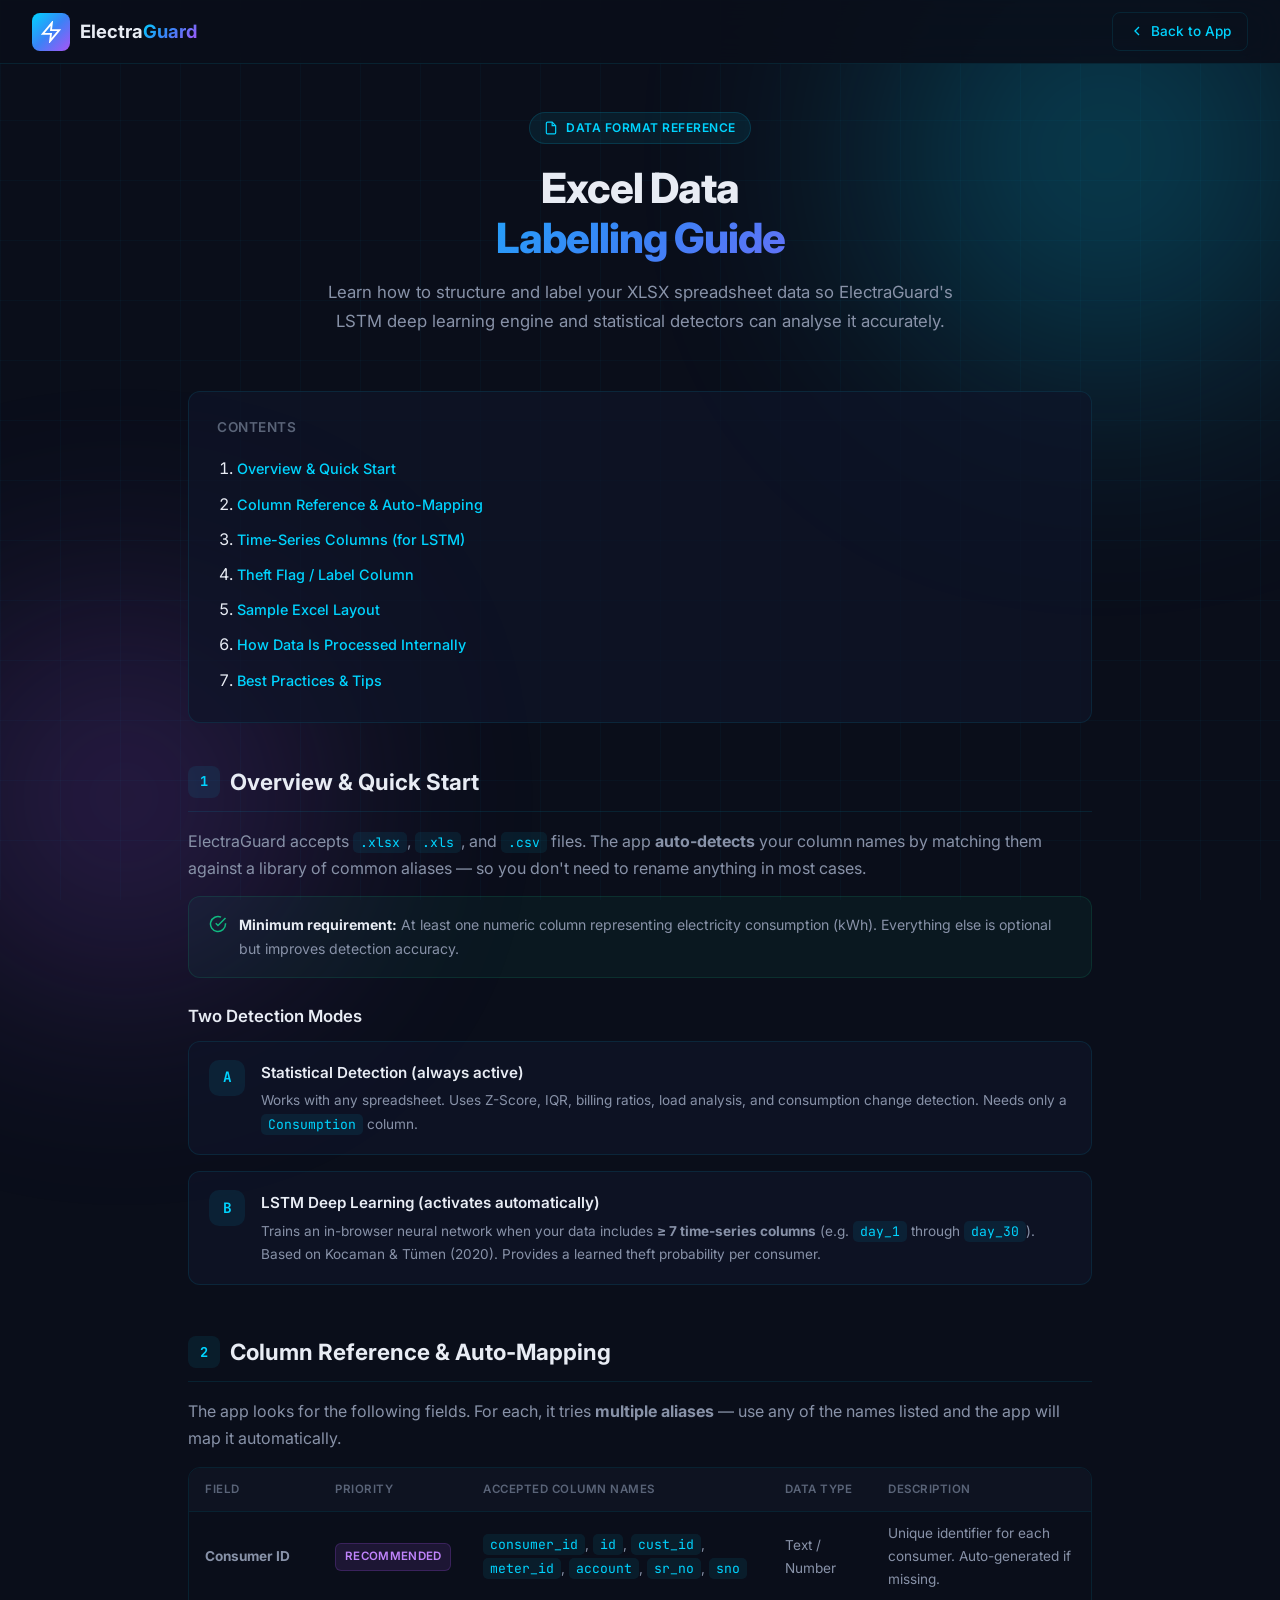
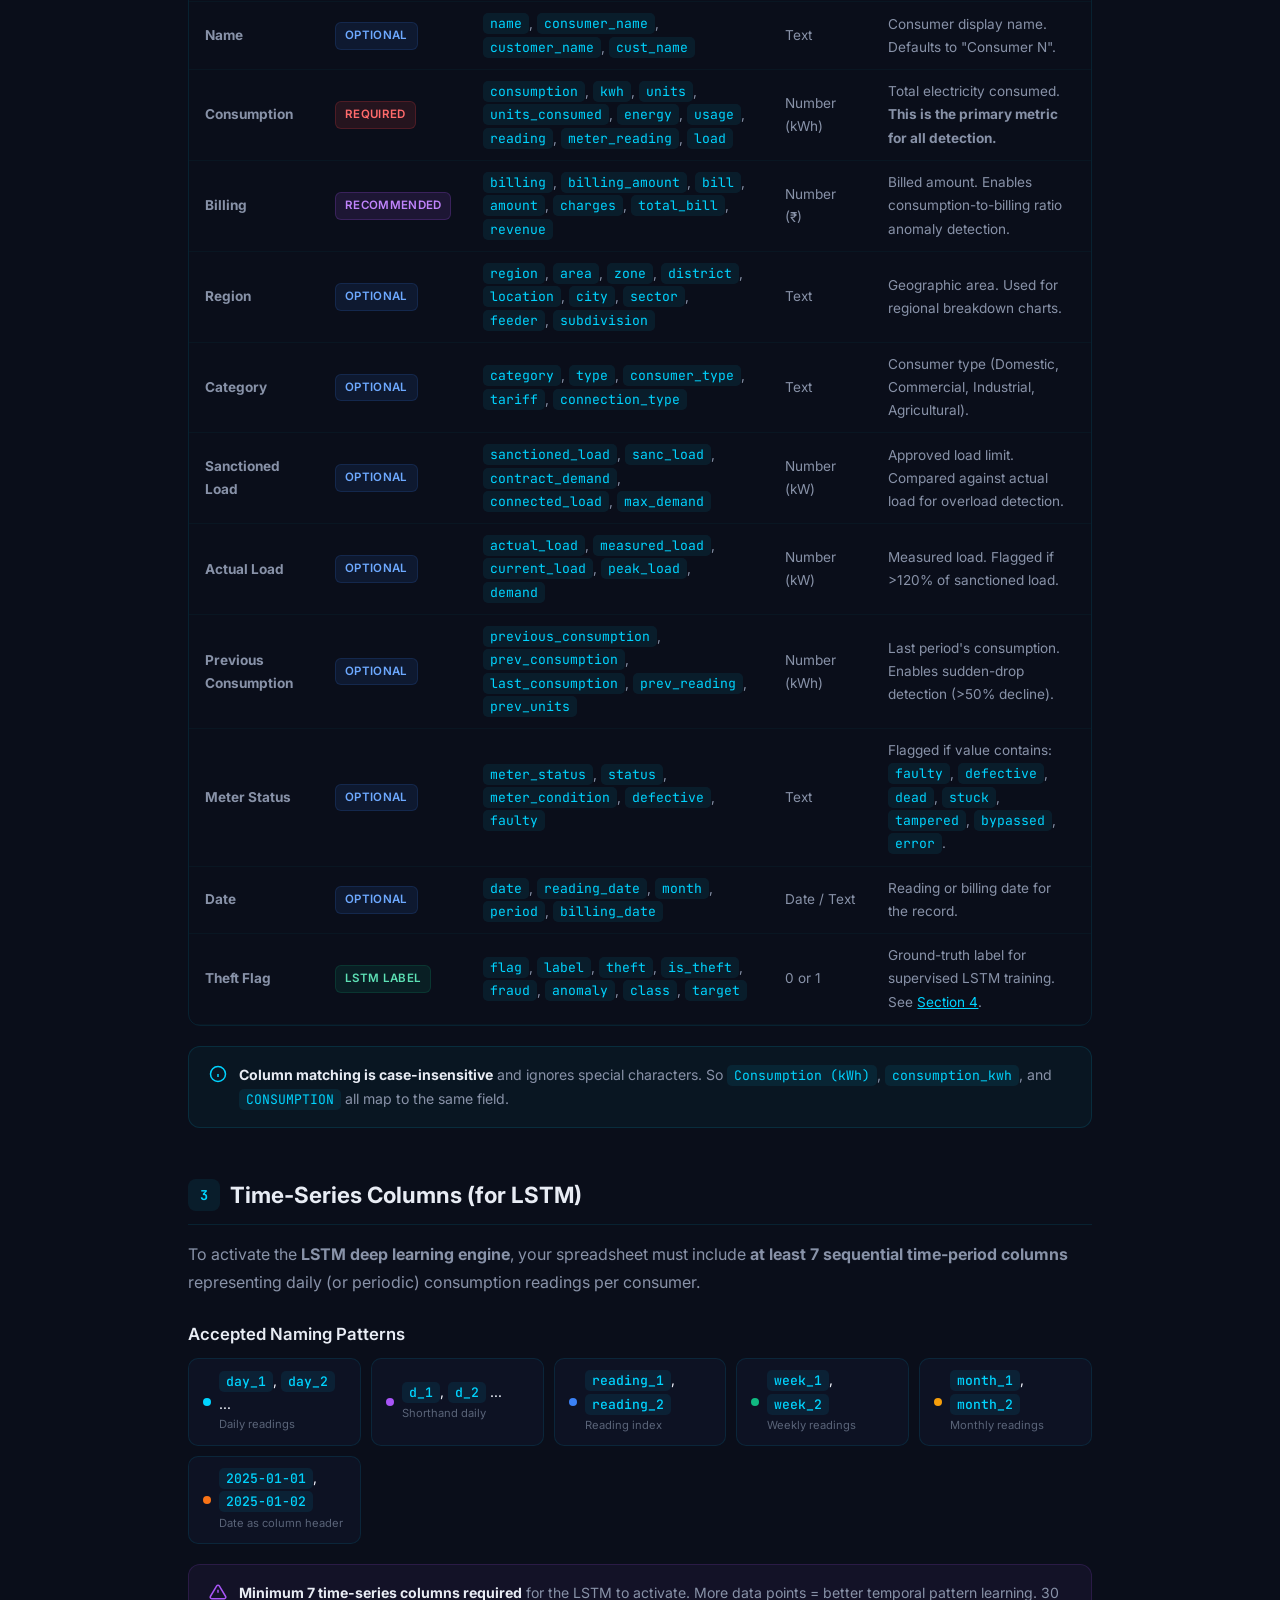
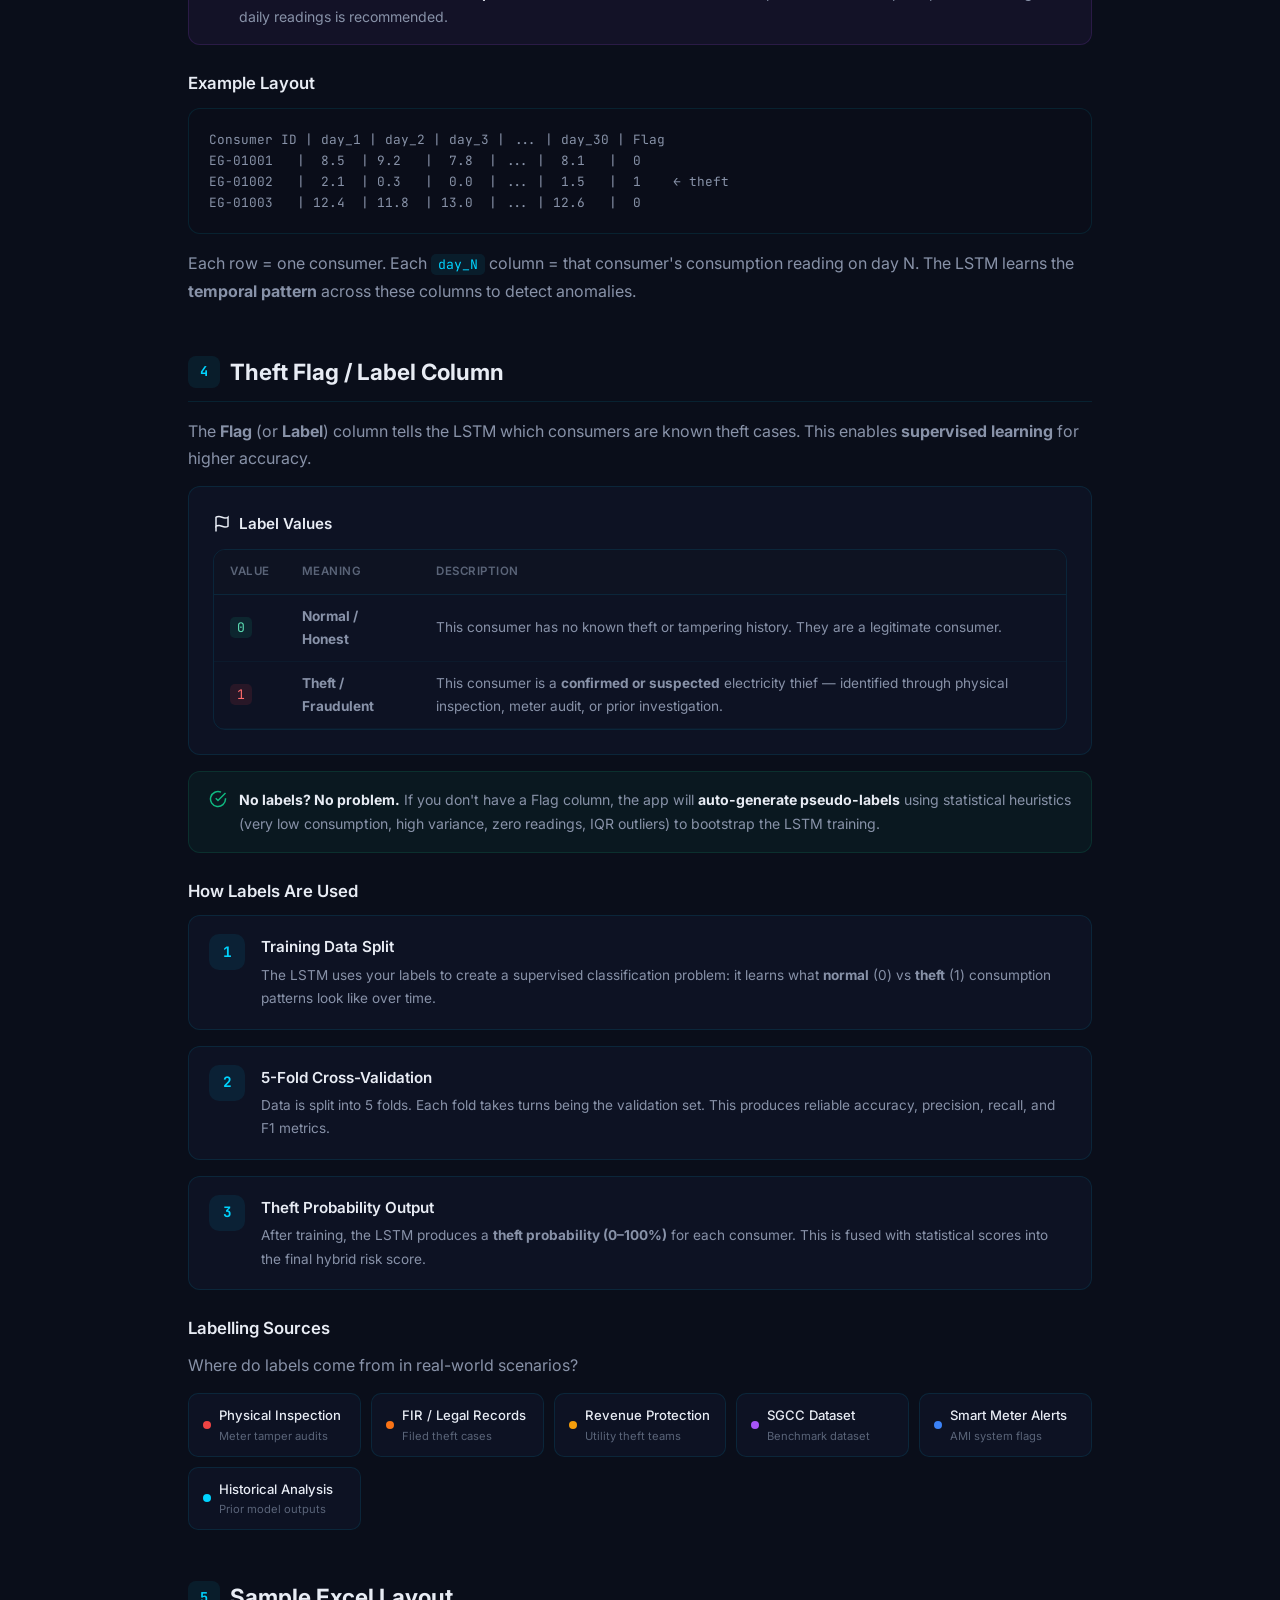
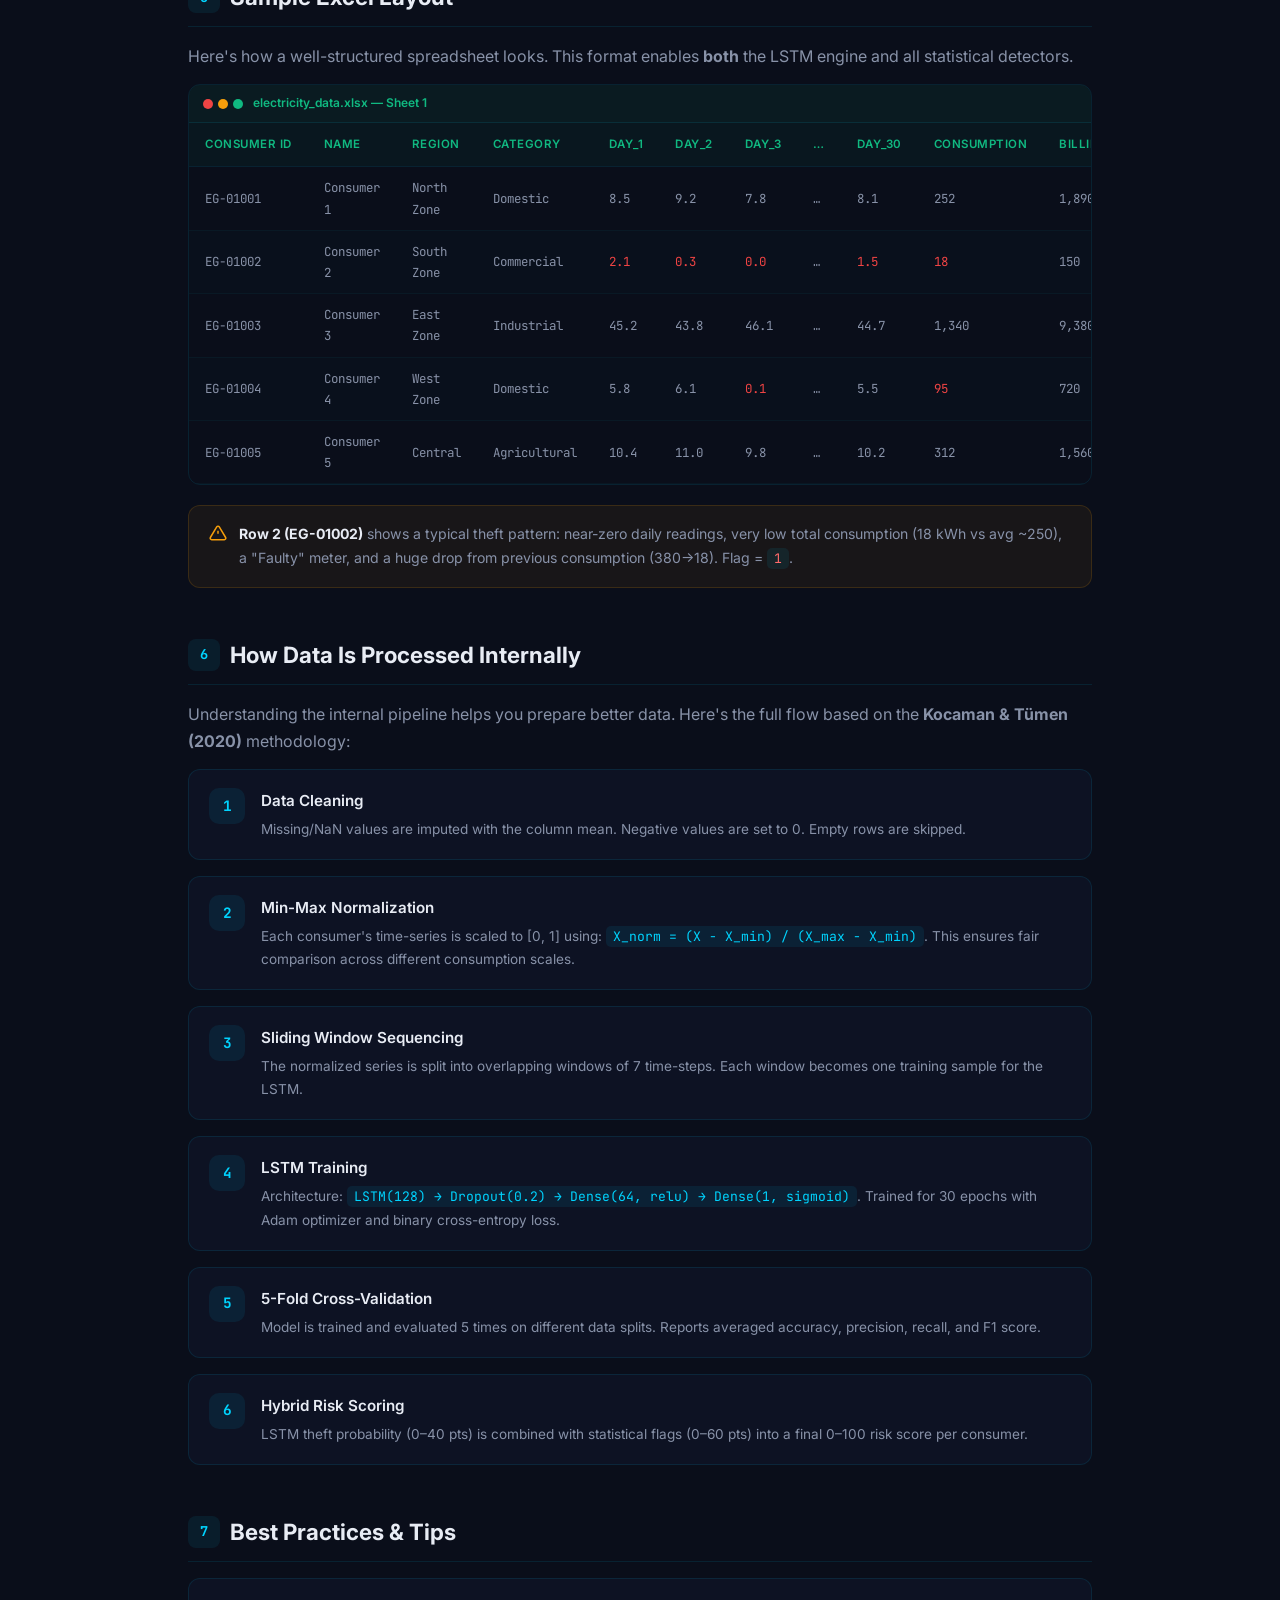
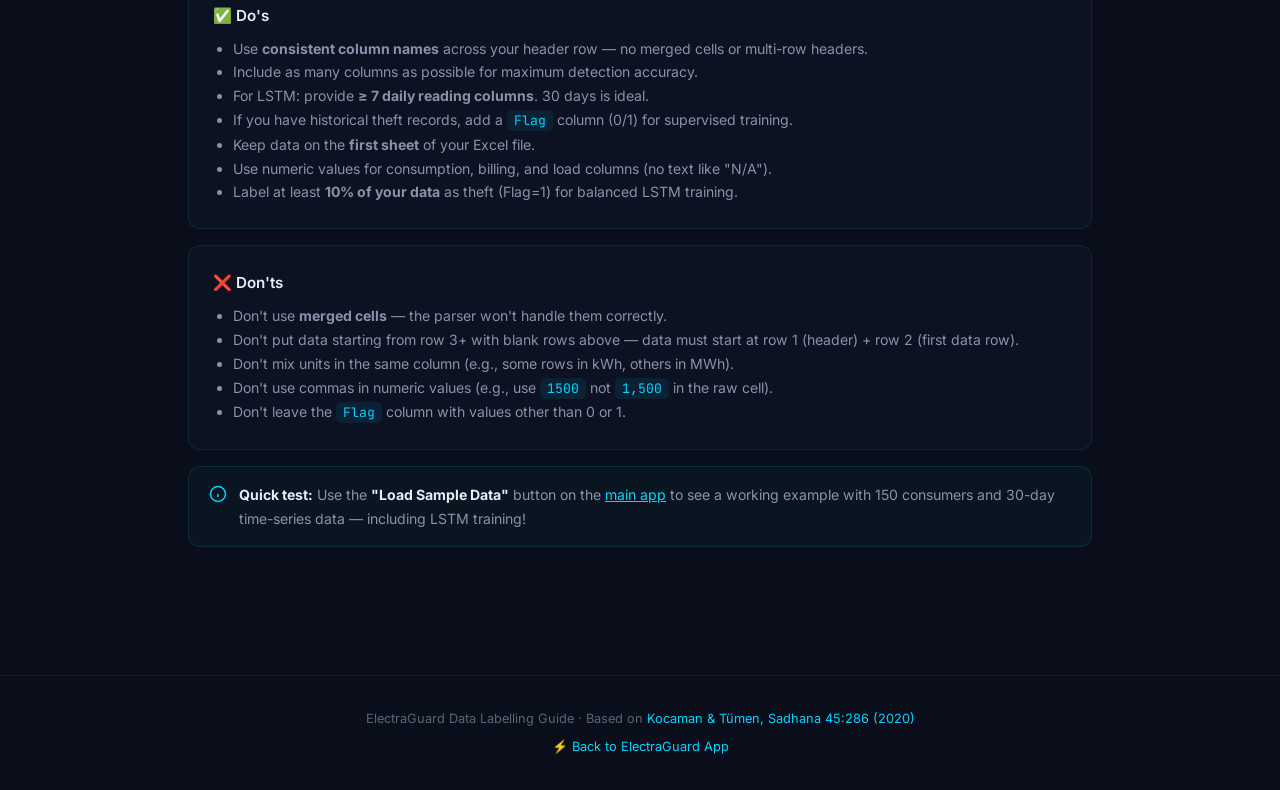
<file: data-guide.html>
<!DOCTYPE html>
<html lang="en">
<head>
    <meta charset="UTF-8">
    <meta name="viewport" content="width=device-width, initial-scale=1.0">
    <title>ElectraGuard — Data Labelling Guide</title>
    <meta name="description" content="Learn how to format and label your Excel (XLSX) data for the ElectraGuard electrical theft detection system. Column mappings, time-series format, and labelling conventions explained.">
    <link rel="preconnect" href="https://fonts.googleapis.com">
    <link rel="preconnect" href="https://fonts.gstatic.com" crossorigin>
    <link href="https://fonts.googleapis.com/css2?family=Inter:wght@300;400;500;600;700;800;900&family=JetBrains+Mono:wght@400;500;600&display=swap" rel="stylesheet">
    <style>
        /* ── Tokens ── */
        :root {
            --bg: #0a0e1a;
            --bg-card: rgba(15, 20, 40, 0.7);
            --border: rgba(0, 212, 255, 0.1);
            --border-glow: rgba(0, 212, 255, 0.25);
            --text: #e8ecf4;
            --text-sec: #8892a8;
            --text-muted: #5a6478;
            --cyan: #00d4ff;
            --blue: #3b82f6;
            --purple: #a855f7;
            --green: #10b981;
            --yellow: #f59e0b;
            --red: #ef4444;
            --orange: #f97316;
            --grad: linear-gradient(135deg, #00d4ff 0%, #3b82f6 50%, #a855f7 100%);
            --radius: 12px;
            --nav-h: 64px;
        }

        *, *::before, *::after { margin: 0; padding: 0; box-sizing: border-box; }
        html { scroll-behavior: smooth; }
        body {
            font-family: 'Inter', -apple-system, sans-serif;
            background: var(--bg);
            color: var(--text);
            line-height: 1.7;
            min-height: 100vh;
        }

        ::-webkit-scrollbar { width: 8px; }
        ::-webkit-scrollbar-track { background: #0f1423; }
        ::-webkit-scrollbar-thumb { background: rgba(0,212,255,0.2); border-radius: 4px; }

        /* ── Background ── */
        .bg-grid {
            position: fixed; inset: 0;
            background-image:
                linear-gradient(rgba(0,212,255,0.03) 1px, transparent 1px),
                linear-gradient(90deg, rgba(0,212,255,0.03) 1px, transparent 1px);
            background-size: 60px 60px;
            pointer-events: none; z-index: 0;
        }
        .bg-glow {
            position: fixed; border-radius: 50%; filter: blur(130px); opacity: 0.25; pointer-events: none; z-index: 0;
            animation: glow 14s ease-in-out infinite alternate;
        }
        .g1 { width: 450px; height: 450px; background: var(--cyan); top: -8%; right: -4%; }
        .g2 { width: 350px; height: 350px; background: var(--purple); bottom: -8%; left: -4%; animation-delay: -5s; }
        @keyframes glow { 0%{transform:translate(0,0) scale(1)} 100%{transform:translate(-20px,25px) scale(.95)} }

        /* ── Nav ── */
        nav {
            position: fixed; top: 0; left: 0; right: 0; height: var(--nav-h);
            display: flex; align-items: center; justify-content: space-between;
            padding: 0 32px;
            background: rgba(10,14,26,0.88); backdrop-filter: blur(20px);
            border-bottom: 1px solid var(--border); z-index: 100;
        }
        .brand { display: flex; align-items: center; gap: 10px; text-decoration: none; }
        .brand-icon {
            display: flex; align-items: center; justify-content: center;
            width: 38px; height: 38px; border-radius: 8px;
            background: var(--grad); color: #fff;
        }
        .brand-name { font-size: 1.15rem; font-weight: 700; color: var(--text); }
        .brand-name span { background: var(--grad); -webkit-background-clip: text; -webkit-text-fill-color: transparent; background-clip: text; }
        .nav-back {
            display: inline-flex; align-items: center; gap: 6px;
            padding: 7px 16px; border-radius: 8px;
            border: 1px solid var(--border); background: transparent;
            color: var(--cyan); font-family: 'Inter', sans-serif;
            font-size: 0.85rem; font-weight: 500; text-decoration: none;
            transition: 0.2s ease;
        }
        .nav-back:hover { background: rgba(0,212,255,0.06); border-color: var(--border-glow); }

        /* ── Layout ── */
        .page { position: relative; z-index: 1; padding-top: var(--nav-h); }
        .container { max-width: 960px; margin: 0 auto; padding: 48px 28px 80px; }

        /* ── Hero ── */
        .hero { text-align: center; margin-bottom: 56px; animation: fadeUp .6s ease; }
        .hero-badge {
            display: inline-flex; align-items: center; gap: 8px;
            padding: 5px 14px; border-radius: 20px;
            background: rgba(0,212,255,0.08); border: 1px solid rgba(0,212,255,0.15);
            color: var(--cyan); font-size: 0.75rem; font-weight: 600;
            letter-spacing: 0.5px; text-transform: uppercase; margin-bottom: 20px;
        }
        .hero h1 { font-size: 2.6rem; font-weight: 800; letter-spacing: -1px; line-height: 1.2; }
        .hero h1 span { display: block; background: var(--grad); -webkit-background-clip: text; -webkit-text-fill-color: transparent; background-clip: text; }
        .hero p { margin-top: 14px; font-size: 1.05rem; color: var(--text-sec); max-width: 640px; margin-left: auto; margin-right: auto; }

        @keyframes fadeUp { from{opacity:0;transform:translateY(18px)} to{opacity:1;transform:translateY(0)} }

        /* ── TOC ── */
        .toc {
            padding: 24px 28px; border-radius: var(--radius); margin-bottom: 40px;
            background: var(--bg-card); border: 1px solid var(--border);
            animation: fadeUp .6s ease .1s both;
        }
        .toc h3 { font-size: 0.85rem; font-weight: 600; text-transform: uppercase; letter-spacing: 0.5px; color: var(--text-muted); margin-bottom: 12px; }
        .toc ol { padding-left: 20px; }
        .toc li { padding: 4px 0; }
        .toc a { color: var(--cyan); text-decoration: none; font-size: 0.9rem; font-weight: 500; transition: 0.15s; }
        .toc a:hover { color: #fff; }

        /* ── Section ── */
        section { margin-bottom: 48px; animation: fadeUp .5s ease both; }
        section:nth-child(2) { animation-delay: .12s; }
        section:nth-child(3) { animation-delay: .18s; }
        section:nth-child(4) { animation-delay: .24s; }
        section:nth-child(5) { animation-delay: .3s; }

        section h2 {
            font-size: 1.4rem; font-weight: 700; margin-bottom: 16px;
            display: flex; align-items: center; gap: 10px;
            padding-bottom: 10px; border-bottom: 1px solid var(--border);
        }
        section h2 .sec-num {
            display: inline-flex; align-items: center; justify-content: center;
            width: 32px; height: 32px; border-radius: 8px;
            background: rgba(0,212,255,0.08); color: var(--cyan);
            font-family: 'JetBrains Mono', monospace; font-size: 0.85rem; font-weight: 700;
            flex-shrink: 0;
        }
        section h3 { font-size: 1.05rem; font-weight: 600; margin: 24px 0 10px; color: var(--text); }
        section p { color: var(--text-sec); margin-bottom: 14px; }

        /* ── Cards ── */
        .card {
            padding: 24px; border-radius: var(--radius);
            background: var(--bg-card); border: 1px solid var(--border);
            margin-bottom: 16px; transition: 0.25s ease;
        }
        .card:hover { border-color: var(--border-glow); }
        .card h4 { font-size: 0.95rem; font-weight: 600; margin-bottom: 8px; display: flex; align-items: center; gap: 8px; }

        /* ── Tables ── */
        .table-wrap {
            border-radius: var(--radius); border: 1px solid var(--border);
            overflow-x: auto; margin-bottom: 20px;
        }
        table { width: 100%; border-collapse: collapse; font-size: 0.85rem; }
        thead th {
            text-align: left; padding: 12px 16px;
            font-size: 0.72rem; font-weight: 600; text-transform: uppercase;
            letter-spacing: 0.5px; color: var(--text-muted);
            background: rgba(15,20,35,0.9); border-bottom: 1px solid var(--border);
            white-space: nowrap; position: sticky; top: 0;
        }
        td {
            padding: 10px 16px; border-bottom: 1px solid rgba(0,212,255,0.04);
            color: var(--text-sec);
        }
        tr:hover td { background: rgba(0,212,255,0.02); }

        /* ── Code ── */
        code {
            font-family: 'JetBrains Mono', monospace; font-size: 0.82rem;
            padding: 2px 7px; border-radius: 5px;
            background: rgba(0,212,255,0.08); color: var(--cyan);
        }
        pre {
            padding: 20px; border-radius: var(--radius);
            background: rgba(10,14,26,0.8); border: 1px solid var(--border);
            overflow-x: auto; margin-bottom: 16px;
            font-family: 'JetBrains Mono', monospace; font-size: 0.8rem;
            line-height: 1.65; color: var(--text-sec);
        }

        /* ── Badges ── */
        .badge {
            display: inline-flex; align-items: center; gap: 5px;
            padding: 3px 9px; border-radius: 6px;
            font-size: 0.72rem; font-weight: 600; text-transform: uppercase; letter-spacing: 0.3px;
        }
        .badge.required { background: rgba(239,68,68,0.12); color: #ff6b6b; border: 1px solid rgba(239,68,68,0.2); }
        .badge.recommended { background: rgba(168,85,247,0.12); color: #c084fc; border: 1px solid rgba(168,85,247,0.2); }
        .badge.optional { background: rgba(59,130,246,0.1); color: #6da9ff; border: 1px solid rgba(59,130,246,0.15); }
        .badge.lstm { background: rgba(16,185,129,0.1); color: #5de0b5; border: 1px solid rgba(16,185,129,0.15); }

        /* ── Alert boxes ── */
        .alert {
            padding: 16px 20px; border-radius: var(--radius);
            margin-bottom: 16px; font-size: 0.88rem;
            display: flex; gap: 12px; align-items: flex-start;
        }
        .alert-icon { flex-shrink: 0; margin-top: 2px; }
        .alert.tip { background: rgba(16,185,129,0.06); border: 1px solid rgba(16,185,129,0.15); color: var(--green); }
        .alert.tip .alert-body { color: var(--text-sec); }
        .alert.warn { background: rgba(245,158,11,0.06); border: 1px solid rgba(245,158,11,0.15); color: var(--yellow); }
        .alert.warn .alert-body { color: var(--text-sec); }
        .alert.info { background: rgba(0,212,255,0.04); border: 1px solid rgba(0,212,255,0.12); color: var(--cyan); }
        .alert.info .alert-body { color: var(--text-sec); }
        .alert.important { background: rgba(168,85,247,0.06); border: 1px solid rgba(168,85,247,0.15); color: var(--purple); }
        .alert.important .alert-body { color: var(--text-sec); }

        .alert strong { color: var(--text); }

        /* ── Column icon strip ── */
        .col-strip {
            display: grid; grid-template-columns: repeat(auto-fill, minmax(170px, 1fr));
            gap: 10px; margin-bottom: 20px;
        }
        .col-chip {
            display: flex; align-items: center; gap: 8px;
            padding: 10px 14px; border-radius: 10px;
            background: var(--bg-card); border: 1px solid var(--border);
            transition: 0.2s;
        }
        .col-chip:hover { border-color: var(--border-glow); transform: translateY(-1px); }
        .col-chip .dot { width: 8px; height: 8px; border-radius: 50%; flex-shrink: 0; }
        .col-chip .label { font-size: 0.82rem; font-weight: 500; }
        .col-chip .sub { font-size: 0.7rem; color: var(--text-muted); }

        /* ── Sample Excel Visual ── */
        .excel-visual {
            border-radius: var(--radius); overflow: hidden;
            border: 1px solid var(--border); margin-bottom: 20px;
        }
        .excel-bar {
            display: flex; align-items: center; gap: 10px;
            padding: 8px 14px;
            background: rgba(16,185,129,0.08); border-bottom: 1px solid var(--border);
            font-size: 0.75rem; font-weight: 600; color: var(--green);
        }
        .excel-bar .dots { display: flex; gap: 5px; }
        .excel-bar .dots span { width: 10px; height: 10px; border-radius: 50%; }
        .excel-table { overflow-x: auto; }
        .excel-table table { min-width: 900px; }
        .excel-table th { background: rgba(16,185,129,0.05) !important; color: var(--green) !important; font-size: 0.72rem !important; }
        .excel-table td { font-family: 'JetBrains Mono', monospace; font-size: 0.78rem; }
        .excel-table tr:nth-child(even) td { background: rgba(0,212,255,0.01); }
        .cell-flag-0 { color: var(--green); }
        .cell-flag-1 { color: var(--red); font-weight: 600; }
        .cell-low { color: var(--red); }
        .cell-normal { color: var(--text-sec); }

        /* ── Steps ── */
        .steps { display: flex; flex-direction: column; gap: 16px; margin-bottom: 20px; }
        .step {
            display: flex; gap: 16px; padding: 18px 20px;
            border-radius: var(--radius); background: var(--bg-card); border: 1px solid var(--border);
            transition: 0.25s;
        }
        .step:hover { border-color: var(--border-glow); }
        .step-num {
            display: flex; align-items: center; justify-content: center;
            width: 36px; height: 36px; border-radius: 10px; flex-shrink: 0;
            background: rgba(0,212,255,0.08); color: var(--cyan);
            font-family: 'JetBrains Mono', monospace; font-size: 0.9rem; font-weight: 700;
        }
        .step-body h4 { font-size: 0.95rem; font-weight: 600; margin-bottom: 4px; }
        .step-body p { font-size: 0.85rem; color: var(--text-sec); margin: 0; }

        /* ── Footer ── */
        footer {
            text-align: center; padding: 32px 20px;
            border-top: 1px solid var(--border);
            font-size: 0.8rem; color: var(--text-muted);
        }
        footer a { color: var(--cyan); text-decoration: none; }

        /* ── Responsive ── */
        @media (max-width: 700px) {
            .hero h1 { font-size: 1.8rem; }
            .col-strip { grid-template-columns: 1fr 1fr; }
            nav { padding: 0 16px; }
            .container { padding: 32px 16px 60px; }
        }
    </style>
</head>
<body>
    <div class="bg-grid"></div>
    <div class="bg-glow g1"></div>
    <div class="bg-glow g2"></div>

    <!-- Navigation -->
    <nav>
        <a href="index.html" class="brand">
            <div class="brand-icon">
                <svg width="22" height="22" viewBox="0 0 24 24" fill="none" stroke="currentColor" stroke-width="2"><polygon points="13 2 3 14 12 14 11 22 21 10 12 10 13 2"></polygon></svg>
            </div>
            <span class="brand-name">Electra<span>Guard</span></span>
        </a>
        <a href="index.html" class="nav-back">
            <svg width="16" height="16" viewBox="0 0 24 24" fill="none" stroke="currentColor" stroke-width="2"><polyline points="15 18 9 12 15 6"/></svg>
            Back to App
        </a>
    </nav>

    <div class="page">
        <div class="container">

            <!-- Hero -->
            <div class="hero">
                <div class="hero-badge">
                    <svg width="14" height="14" viewBox="0 0 24 24" fill="none" stroke="currentColor" stroke-width="2"><path d="M14 2H6a2 2 0 0 0-2 2v16a2 2 0 0 0 2 2h12a2 2 0 0 0 2-2V8z"/><polyline points="14 2 14 8 20 8"/></svg>
                    Data Format Reference
                </div>
                <h1>Excel Data<span>Labelling Guide</span></h1>
                <p>Learn how to structure and label your XLSX spreadsheet data so ElectraGuard's LSTM deep learning engine and statistical detectors can analyse it accurately.</p>
            </div>

            <!-- Table of Contents -->
            <div class="toc">
                <h3>Contents</h3>
                <ol>
                    <li><a href="#overview">Overview & Quick Start</a></li>
                    <li><a href="#columns">Column Reference & Auto-Mapping</a></li>
                    <li><a href="#timeseries">Time-Series Columns (for LSTM)</a></li>
                    <li><a href="#flag">Theft Flag / Label Column</a></li>
                    <li><a href="#sample">Sample Excel Layout</a></li>
                    <li><a href="#normalization">How Data Is Processed Internally</a></li>
                    <li><a href="#tips">Best Practices & Tips</a></li>
                </ol>
            </div>

            <!-- 1. Overview -->
            <section id="overview">
                <h2><span class="sec-num">1</span> Overview & Quick Start</h2>
                <p>ElectraGuard accepts <code>.xlsx</code>, <code>.xls</code>, and <code>.csv</code> files. The app <strong>auto-detects</strong> your column names by matching them against a library of common aliases — so you don't need to rename anything in most cases.</p>

                <div class="alert tip">
                    <div class="alert-icon">
                        <svg width="18" height="18" viewBox="0 0 24 24" fill="none" stroke="currentColor" stroke-width="2"><path d="M22 11.08V12a10 10 0 1 1-5.93-9.14"/><polyline points="22 4 12 14.01 9 11.01"/></svg>
                    </div>
                    <div class="alert-body">
                        <strong>Minimum requirement:</strong> At least one numeric column representing electricity consumption (kWh). Everything else is optional but improves detection accuracy.
                    </div>
                </div>

                <h3>Two Detection Modes</h3>
                <div class="steps">
                    <div class="step">
                        <div class="step-num">A</div>
                        <div class="step-body">
                            <h4>Statistical Detection (always active)</h4>
                            <p>Works with any spreadsheet. Uses Z-Score, IQR, billing ratios, load analysis, and consumption change detection. Needs only a <code>Consumption</code> column.</p>
                        </div>
                    </div>
                    <div class="step">
                        <div class="step-num">B</div>
                        <div class="step-body">
                            <h4>LSTM Deep Learning (activates automatically)</h4>
                            <p>Trains an in-browser neural network when your data includes <strong>≥ 7 time-series columns</strong> (e.g. <code>day_1</code> through <code>day_30</code>). Based on Kocaman & Tümen (2020). Provides a learned theft probability per consumer.</p>
                        </div>
                    </div>
                </div>
            </section>

            <!-- 2. Column Reference -->
            <section id="columns">
                <h2><span class="sec-num">2</span> Column Reference & Auto-Mapping</h2>
                <p>The app looks for the following fields. For each, it tries <strong>multiple aliases</strong> — use any of the names listed and the app will map it automatically.</p>

                <div class="table-wrap">
                    <table>
                        <thead>
                            <tr>
                                <th>Field</th>
                                <th>Priority</th>
                                <th>Accepted Column Names</th>
                                <th>Data Type</th>
                                <th>Description</th>
                            </tr>
                        </thead>
                        <tbody>
                            <tr>
                                <td><strong>Consumer ID</strong></td>
                                <td><span class="badge recommended">Recommended</span></td>
                                <td><code>consumer_id</code>, <code>id</code>, <code>cust_id</code>, <code>meter_id</code>, <code>account</code>, <code>sr_no</code>, <code>sno</code></td>
                                <td>Text / Number</td>
                                <td>Unique identifier for each consumer. Auto-generated if missing.</td>
                            </tr>
                            <tr>
                                <td><strong>Name</strong></td>
                                <td><span class="badge optional">Optional</span></td>
                                <td><code>name</code>, <code>consumer_name</code>, <code>customer_name</code>, <code>cust_name</code></td>
                                <td>Text</td>
                                <td>Consumer display name. Defaults to "Consumer N".</td>
                            </tr>
                            <tr>
                                <td><strong>Consumption</strong></td>
                                <td><span class="badge required">Required</span></td>
                                <td><code>consumption</code>, <code>kwh</code>, <code>units</code>, <code>units_consumed</code>, <code>energy</code>, <code>usage</code>, <code>reading</code>, <code>meter_reading</code>, <code>load</code></td>
                                <td>Number (kWh)</td>
                                <td>Total electricity consumed. <strong>This is the primary metric for all detection.</strong></td>
                            </tr>
                            <tr>
                                <td><strong>Billing</strong></td>
                                <td><span class="badge recommended">Recommended</span></td>
                                <td><code>billing</code>, <code>billing_amount</code>, <code>bill</code>, <code>amount</code>, <code>charges</code>, <code>total_bill</code>, <code>revenue</code></td>
                                <td>Number (₹)</td>
                                <td>Billed amount. Enables consumption-to-billing ratio anomaly detection.</td>
                            </tr>
                            <tr>
                                <td><strong>Region</strong></td>
                                <td><span class="badge optional">Optional</span></td>
                                <td><code>region</code>, <code>area</code>, <code>zone</code>, <code>district</code>, <code>location</code>, <code>city</code>, <code>sector</code>, <code>feeder</code>, <code>subdivision</code></td>
                                <td>Text</td>
                                <td>Geographic area. Used for regional breakdown charts.</td>
                            </tr>
                            <tr>
                                <td><strong>Category</strong></td>
                                <td><span class="badge optional">Optional</span></td>
                                <td><code>category</code>, <code>type</code>, <code>consumer_type</code>, <code>tariff</code>, <code>connection_type</code></td>
                                <td>Text</td>
                                <td>Consumer type (Domestic, Commercial, Industrial, Agricultural).</td>
                            </tr>
                            <tr>
                                <td><strong>Sanctioned Load</strong></td>
                                <td><span class="badge optional">Optional</span></td>
                                <td><code>sanctioned_load</code>, <code>sanc_load</code>, <code>contract_demand</code>, <code>connected_load</code>, <code>max_demand</code></td>
                                <td>Number (kW)</td>
                                <td>Approved load limit. Compared against actual load for overload detection.</td>
                            </tr>
                            <tr>
                                <td><strong>Actual Load</strong></td>
                                <td><span class="badge optional">Optional</span></td>
                                <td><code>actual_load</code>, <code>measured_load</code>, <code>current_load</code>, <code>peak_load</code>, <code>demand</code></td>
                                <td>Number (kW)</td>
                                <td>Measured load. Flagged if &gt;120% of sanctioned load.</td>
                            </tr>
                            <tr>
                                <td><strong>Previous Consumption</strong></td>
                                <td><span class="badge optional">Optional</span></td>
                                <td><code>previous_consumption</code>, <code>prev_consumption</code>, <code>last_consumption</code>, <code>prev_reading</code>, <code>prev_units</code></td>
                                <td>Number (kWh)</td>
                                <td>Last period's consumption. Enables sudden-drop detection (&gt;50% decline).</td>
                            </tr>
                            <tr>
                                <td><strong>Meter Status</strong></td>
                                <td><span class="badge optional">Optional</span></td>
                                <td><code>meter_status</code>, <code>status</code>, <code>meter_condition</code>, <code>defective</code>, <code>faulty</code></td>
                                <td>Text</td>
                                <td>Flagged if value contains: <code>faulty</code>, <code>defective</code>, <code>dead</code>, <code>stuck</code>, <code>tampered</code>, <code>bypassed</code>, <code>error</code>.</td>
                            </tr>
                            <tr>
                                <td><strong>Date</strong></td>
                                <td><span class="badge optional">Optional</span></td>
                                <td><code>date</code>, <code>reading_date</code>, <code>month</code>, <code>period</code>, <code>billing_date</code></td>
                                <td>Date / Text</td>
                                <td>Reading or billing date for the record.</td>
                            </tr>
                            <tr>
                                <td><strong>Theft Flag</strong></td>
                                <td><span class="badge lstm">LSTM Label</span></td>
                                <td><code>flag</code>, <code>label</code>, <code>theft</code>, <code>is_theft</code>, <code>fraud</code>, <code>anomaly</code>, <code>class</code>, <code>target</code></td>
                                <td>0 or 1</td>
                                <td>Ground-truth label for supervised LSTM training. See <a href="#flag" style="color:var(--cyan);">Section 4</a>.</td>
                            </tr>
                        </tbody>
                    </table>
                </div>

                <div class="alert info">
                    <div class="alert-icon">
                        <svg width="18" height="18" viewBox="0 0 24 24" fill="none" stroke="currentColor" stroke-width="2"><circle cx="12" cy="12" r="10"/><line x1="12" y1="16" x2="12" y2="12"/><line x1="12" y1="8" x2="12.01" y2="8"/></svg>
                    </div>
                    <div class="alert-body">
                        <strong>Column matching is case-insensitive</strong> and ignores special characters. So <code>Consumption (kWh)</code>, <code>consumption_kwh</code>, and <code>CONSUMPTION</code> all map to the same field.
                    </div>
                </div>
            </section>

            <!-- 3. Time-Series Columns -->
            <section id="timeseries">
                <h2><span class="sec-num">3</span> Time-Series Columns (for LSTM)</h2>
                <p>To activate the <strong>LSTM deep learning engine</strong>, your spreadsheet must include <strong>at least 7 sequential time-period columns</strong> representing daily (or periodic) consumption readings per consumer.</p>

                <h3>Accepted Naming Patterns</h3>
                <div class="col-strip">
                    <div class="col-chip"><div class="dot" style="background:var(--cyan);"></div><div><div class="label"><code>day_1</code>, <code>day_2</code> …</div><div class="sub">Daily readings</div></div></div>
                    <div class="col-chip"><div class="dot" style="background:var(--purple);"></div><div><div class="label"><code>d_1</code>, <code>d_2</code> …</div><div class="sub">Shorthand daily</div></div></div>
                    <div class="col-chip"><div class="dot" style="background:var(--blue);"></div><div><div class="label"><code>reading_1</code>, <code>reading_2</code></div><div class="sub">Reading index</div></div></div>
                    <div class="col-chip"><div class="dot" style="background:var(--green);"></div><div><div class="label"><code>week_1</code>, <code>week_2</code></div><div class="sub">Weekly readings</div></div></div>
                    <div class="col-chip"><div class="dot" style="background:var(--yellow);"></div><div><div class="label"><code>month_1</code>, <code>month_2</code></div><div class="sub">Monthly readings</div></div></div>
                    <div class="col-chip"><div class="dot" style="background:var(--orange);"></div><div><div class="label"><code>2025-01-01</code>, <code>2025-01-02</code></div><div class="sub">Date as column header</div></div></div>
                </div>

                <div class="alert important">
                    <div class="alert-icon">
                        <svg width="18" height="18" viewBox="0 0 24 24" fill="none" stroke="currentColor" stroke-width="2"><path d="M10.29 3.86L1.82 18a2 2 0 0 0 1.71 3h16.94a2 2 0 0 0 1.71-3L13.71 3.86a2 2 0 0 0-3.42 0z"/><line x1="12" y1="9" x2="12" y2="13"/><line x1="12" y1="17" x2="12.01" y2="17"/></svg>
                    </div>
                    <div class="alert-body">
                        <strong>Minimum 7 time-series columns required</strong> for the LSTM to activate. More data points = better temporal pattern learning. 30 daily readings is recommended.
                    </div>
                </div>

                <h3>Example Layout</h3>
                <pre>Consumer ID | day_1 | day_2 | day_3 | ... | day_30 | Flag
EG-01001   |  8.5  | 9.2   |  7.8  | ... |  8.1   |  0
EG-01002   |  2.1  | 0.3   |  0.0  | ... |  1.5   |  1    ← theft
EG-01003   | 12.4  | 11.8  | 13.0  | ... | 12.6   |  0</pre>

                <p>Each row = one consumer. Each <code>day_N</code> column = that consumer's consumption reading on day N. The LSTM learns the <strong>temporal pattern</strong> across these columns to detect anomalies.</p>
            </section>

            <!-- 4. Theft Flag -->
            <section id="flag">
                <h2><span class="sec-num">4</span> Theft Flag / Label Column</h2>
                <p>The <strong>Flag</strong> (or <strong>Label</strong>) column tells the LSTM which consumers are known theft cases. This enables <strong>supervised learning</strong> for higher accuracy.</p>

                <div class="card">
                    <h4>
                        <svg width="18" height="18" viewBox="0 0 24 24" fill="none" stroke="currentColor" stroke-width="2"><path d="M4 15s1-1 4-1 5 2 8 2 4-1 4-1V3s-1 1-4 1-5-2-8-2-4 1-4 1z"/><line x1="4" y1="22" x2="4" y2="15"/></svg>
                        Label Values
                    </h4>
                    <div class="table-wrap" style="margin-top: 12px; margin-bottom: 0;">
                        <table>
                            <thead>
                                <tr><th>Value</th><th>Meaning</th><th>Description</th></tr>
                            </thead>
                            <tbody>
                                <tr>
                                    <td><code style="background:rgba(16,185,129,0.12); color:#5de0b5;">0</code></td>
                                    <td><strong>Normal / Honest</strong></td>
                                    <td>This consumer has no known theft or tampering history. They are a legitimate consumer.</td>
                                </tr>
                                <tr>
                                    <td><code style="background:rgba(239,68,68,0.12); color:#ff6b6b;">1</code></td>
                                    <td><strong>Theft / Fraudulent</strong></td>
                                    <td>This consumer is a <strong>confirmed or suspected</strong> electricity thief — identified through physical inspection, meter audit, or prior investigation.</td>
                                </tr>
                            </tbody>
                        </table>
                    </div>
                </div>

                <div class="alert tip">
                    <div class="alert-icon">
                        <svg width="18" height="18" viewBox="0 0 24 24" fill="none" stroke="currentColor" stroke-width="2"><path d="M22 11.08V12a10 10 0 1 1-5.93-9.14"/><polyline points="22 4 12 14.01 9 11.01"/></svg>
                    </div>
                    <div class="alert-body">
                        <strong>No labels? No problem.</strong> If you don't have a Flag column, the app will <strong>auto-generate pseudo-labels</strong> using statistical heuristics (very low consumption, high variance, zero readings, IQR outliers) to bootstrap the LSTM training.
                    </div>
                </div>

                <h3>How Labels Are Used</h3>
                <div class="steps">
                    <div class="step">
                        <div class="step-num">1</div>
                        <div class="step-body">
                            <h4>Training Data Split</h4>
                            <p>The LSTM uses your labels to create a supervised classification problem: it learns what <strong>normal</strong> (0) vs <strong>theft</strong> (1) consumption patterns look like over time.</p>
                        </div>
                    </div>
                    <div class="step">
                        <div class="step-num">2</div>
                        <div class="step-body">
                            <h4>5-Fold Cross-Validation</h4>
                            <p>Data is split into 5 folds. Each fold takes turns being the validation set. This produces reliable accuracy, precision, recall, and F1 metrics.</p>
                        </div>
                    </div>
                    <div class="step">
                        <div class="step-num">3</div>
                        <div class="step-body">
                            <h4>Theft Probability Output</h4>
                            <p>After training, the LSTM produces a <strong>theft probability (0–100%)</strong> for each consumer. This is fused with statistical scores into the final hybrid risk score.</p>
                        </div>
                    </div>
                </div>

                <h3>Labelling Sources</h3>
                <p>Where do labels come from in real-world scenarios?</p>
                <div class="col-strip">
                    <div class="col-chip"><div class="dot" style="background:var(--red);"></div><div><div class="label">Physical Inspection</div><div class="sub">Meter tamper audits</div></div></div>
                    <div class="col-chip"><div class="dot" style="background:var(--orange);"></div><div><div class="label">FIR / Legal Records</div><div class="sub">Filed theft cases</div></div></div>
                    <div class="col-chip"><div class="dot" style="background:var(--yellow);"></div><div><div class="label">Revenue Protection</div><div class="sub">Utility theft teams</div></div></div>
                    <div class="col-chip"><div class="dot" style="background:var(--purple);"></div><div><div class="label">SGCC Dataset</div><div class="sub">Benchmark dataset</div></div></div>
                    <div class="col-chip"><div class="dot" style="background:var(--blue);"></div><div><div class="label">Smart Meter Alerts</div><div class="sub">AMI system flags</div></div></div>
                    <div class="col-chip"><div class="dot" style="background:var(--cyan);"></div><div><div class="label">Historical Analysis</div><div class="sub">Prior model outputs</div></div></div>
                </div>
            </section>

            <!-- 5. Sample Excel Layout -->
            <section id="sample">
                <h2><span class="sec-num">5</span> Sample Excel Layout</h2>
                <p>Here's how a well-structured spreadsheet looks. This format enables <strong>both</strong> the LSTM engine and all statistical detectors.</p>

                <div class="excel-visual">
                    <div class="excel-bar">
                        <div class="dots"><span style="background:#ef4444;"></span><span style="background:#f59e0b;"></span><span style="background:#10b981;"></span></div>
                        electricity_data.xlsx — Sheet 1
                    </div>
                    <div class="excel-table">
                        <table>
                            <thead>
                                <tr>
                                    <th>Consumer ID</th>
                                    <th>Name</th>
                                    <th>Region</th>
                                    <th>Category</th>
                                    <th>day_1</th>
                                    <th>day_2</th>
                                    <th>day_3</th>
                                    <th>…</th>
                                    <th>day_30</th>
                                    <th>Consumption</th>
                                    <th>Billing</th>
                                    <th>Sanctioned Load</th>
                                    <th>Meter Status</th>
                                    <th>Previous Consumption</th>
                                    <th>Flag</th>
                                </tr>
                            </thead>
                            <tbody>
                                <tr>
                                    <td>EG-01001</td><td>Consumer 1</td><td>North Zone</td><td>Domestic</td>
                                    <td class="cell-normal">8.5</td><td class="cell-normal">9.2</td><td class="cell-normal">7.8</td><td>…</td><td class="cell-normal">8.1</td>
                                    <td>252</td><td>1,890</td><td>3.5</td><td>OK</td><td>248</td>
                                    <td class="cell-flag-0">0</td>
                                </tr>
                                <tr>
                                    <td>EG-01002</td><td>Consumer 2</td><td>South Zone</td><td>Commercial</td>
                                    <td class="cell-low">2.1</td><td class="cell-low">0.3</td><td class="cell-low">0.0</td><td>…</td><td class="cell-low">1.5</td>
                                    <td class="cell-low">18</td><td>150</td><td>8.0</td><td>Faulty</td><td>380</td>
                                    <td class="cell-flag-1">1</td>
                                </tr>
                                <tr>
                                    <td>EG-01003</td><td>Consumer 3</td><td>East Zone</td><td>Industrial</td>
                                    <td class="cell-normal">45.2</td><td class="cell-normal">43.8</td><td class="cell-normal">46.1</td><td>…</td><td class="cell-normal">44.7</td>
                                    <td>1,340</td><td>9,380</td><td>12.0</td><td>OK</td><td>1,310</td>
                                    <td class="cell-flag-0">0</td>
                                </tr>
                                <tr>
                                    <td>EG-01004</td><td>Consumer 4</td><td>West Zone</td><td>Domestic</td>
                                    <td class="cell-normal">5.8</td><td class="cell-normal">6.1</td><td class="cell-low">0.1</td><td>…</td><td class="cell-normal">5.5</td>
                                    <td class="cell-low">95</td><td>720</td><td>3.0</td><td>OK</td><td>210</td>
                                    <td class="cell-flag-1">1</td>
                                </tr>
                                <tr>
                                    <td>EG-01005</td><td>Consumer 5</td><td>Central</td><td>Agricultural</td>
                                    <td class="cell-normal">10.4</td><td class="cell-normal">11.0</td><td class="cell-normal">9.8</td><td>…</td><td class="cell-normal">10.2</td>
                                    <td>312</td><td>1,560</td><td>5.5</td><td>OK</td><td>305</td>
                                    <td class="cell-flag-0">0</td>
                                </tr>
                            </tbody>
                        </table>
                    </div>
                </div>

                <div class="alert warn">
                    <div class="alert-icon">
                        <svg width="18" height="18" viewBox="0 0 24 24" fill="none" stroke="currentColor" stroke-width="2"><path d="M10.29 3.86L1.82 18a2 2 0 0 0 1.71 3h16.94a2 2 0 0 0 1.71-3L13.71 3.86a2 2 0 0 0-3.42 0z"/><line x1="12" y1="9" x2="12" y2="13"/><line x1="12" y1="17" x2="12.01" y2="17"/></svg>
                    </div>
                    <div class="alert-body">
                        <strong>Row 2 (EG-01002)</strong> shows a typical theft pattern: near-zero daily readings, very low total consumption (18 kWh vs avg ~250), a "Faulty" meter, and a huge drop from previous consumption (380→18). Flag = <code style="color:#ff6b6b;">1</code>.
                    </div>
                </div>
            </section>

            <!-- 6. Internal Processing -->
            <section id="normalization">
                <h2><span class="sec-num">6</span> How Data Is Processed Internally</h2>
                <p>Understanding the internal pipeline helps you prepare better data. Here's the full flow based on the <strong>Kocaman & Tümen (2020)</strong> methodology:</p>

                <div class="steps">
                    <div class="step">
                        <div class="step-num">1</div>
                        <div class="step-body">
                            <h4>Data Cleaning</h4>
                            <p>Missing/NaN values are imputed with the column mean. Negative values are set to 0. Empty rows are skipped.</p>
                        </div>
                    </div>
                    <div class="step">
                        <div class="step-num">2</div>
                        <div class="step-body">
                            <h4>Min-Max Normalization</h4>
                            <p>Each consumer's time-series is scaled to [0, 1] using: <code>X_norm = (X - X_min) / (X_max - X_min)</code>. This ensures fair comparison across different consumption scales.</p>
                        </div>
                    </div>
                    <div class="step">
                        <div class="step-num">3</div>
                        <div class="step-body">
                            <h4>Sliding Window Sequencing</h4>
                            <p>The normalized series is split into overlapping windows of 7 time-steps. Each window becomes one training sample for the LSTM.</p>
                        </div>
                    </div>
                    <div class="step">
                        <div class="step-num">4</div>
                        <div class="step-body">
                            <h4>LSTM Training</h4>
                            <p>Architecture: <code>LSTM(128) → Dropout(0.2) → Dense(64, relu) → Dense(1, sigmoid)</code>. Trained for 30 epochs with Adam optimizer and binary cross-entropy loss.</p>
                        </div>
                    </div>
                    <div class="step">
                        <div class="step-num">5</div>
                        <div class="step-body">
                            <h4>5-Fold Cross-Validation</h4>
                            <p>Model is trained and evaluated 5 times on different data splits. Reports averaged accuracy, precision, recall, and F1 score.</p>
                        </div>
                    </div>
                    <div class="step">
                        <div class="step-num">6</div>
                        <div class="step-body">
                            <h4>Hybrid Risk Scoring</h4>
                            <p>LSTM theft probability (0–40 pts) is combined with statistical flags (0–60 pts) into a final 0–100 risk score per consumer.</p>
                        </div>
                    </div>
                </div>
            </section>

            <!-- 7. Tips -->
            <section id="tips">
                <h2><span class="sec-num">7</span> Best Practices & Tips</h2>

                <div class="card">
                    <h4>✅ Do's</h4>
                    <ul style="padding-left: 20px; color: var(--text-sec); font-size: 0.88rem;">
                        <li>Use <strong>consistent column names</strong> across your header row — no merged cells or multi-row headers.</li>
                        <li>Include as many columns as possible for maximum detection accuracy.</li>
                        <li>For LSTM: provide <strong>≥ 7 daily reading columns</strong>. 30 days is ideal.</li>
                        <li>If you have historical theft records, add a <code>Flag</code> column (0/1) for supervised training.</li>
                        <li>Keep data on the <strong>first sheet</strong> of your Excel file.</li>
                        <li>Use numeric values for consumption, billing, and load columns (no text like "N/A").</li>
                        <li>Label at least <strong>10% of your data</strong> as theft (Flag=1) for balanced LSTM training.</li>
                    </ul>
                </div>

                <div class="card">
                    <h4>❌ Don'ts</h4>
                    <ul style="padding-left: 20px; color: var(--text-sec); font-size: 0.88rem;">
                        <li>Don't use <strong>merged cells</strong> — the parser won't handle them correctly.</li>
                        <li>Don't put data starting from row 3+ with blank rows above — data must start at row 1 (header) + row 2 (first data row).</li>
                        <li>Don't mix units in the same column (e.g., some rows in kWh, others in MWh).</li>
                        <li>Don't use commas in numeric values (e.g., use <code>1500</code> not <code>1,500</code> in the raw cell).</li>
                        <li>Don't leave the <code>Flag</code> column with values other than 0 or 1.</li>
                    </ul>
                </div>

                <div class="alert info">
                    <div class="alert-icon">
                        <svg width="18" height="18" viewBox="0 0 24 24" fill="none" stroke="currentColor" stroke-width="2"><circle cx="12" cy="12" r="10"/><line x1="12" y1="16" x2="12" y2="12"/><line x1="12" y1="8" x2="12.01" y2="8"/></svg>
                    </div>
                    <div class="alert-body">
                        <strong>Quick test:</strong> Use the <strong>"Load Sample Data"</strong> button on the <a href="index.html" style="color:var(--cyan);">main app</a> to see a working example with 150 consumers and 30-day time-series data — including LSTM training!
                    </div>
                </div>
            </section>

        </div>

        <footer>
            <p>ElectraGuard Data Labelling Guide · Based on <a href="https://www.ias.ac.in/article/fulltext/sadh/045/0286" target="_blank">Kocaman & Tümen, Sadhana 45:286 (2020)</a></p>
            <p style="margin-top: 6px;">⚡ <a href="index.html">Back to ElectraGuard App</a></p>
        </footer>
    </div>
</body>
</html>
</file>
